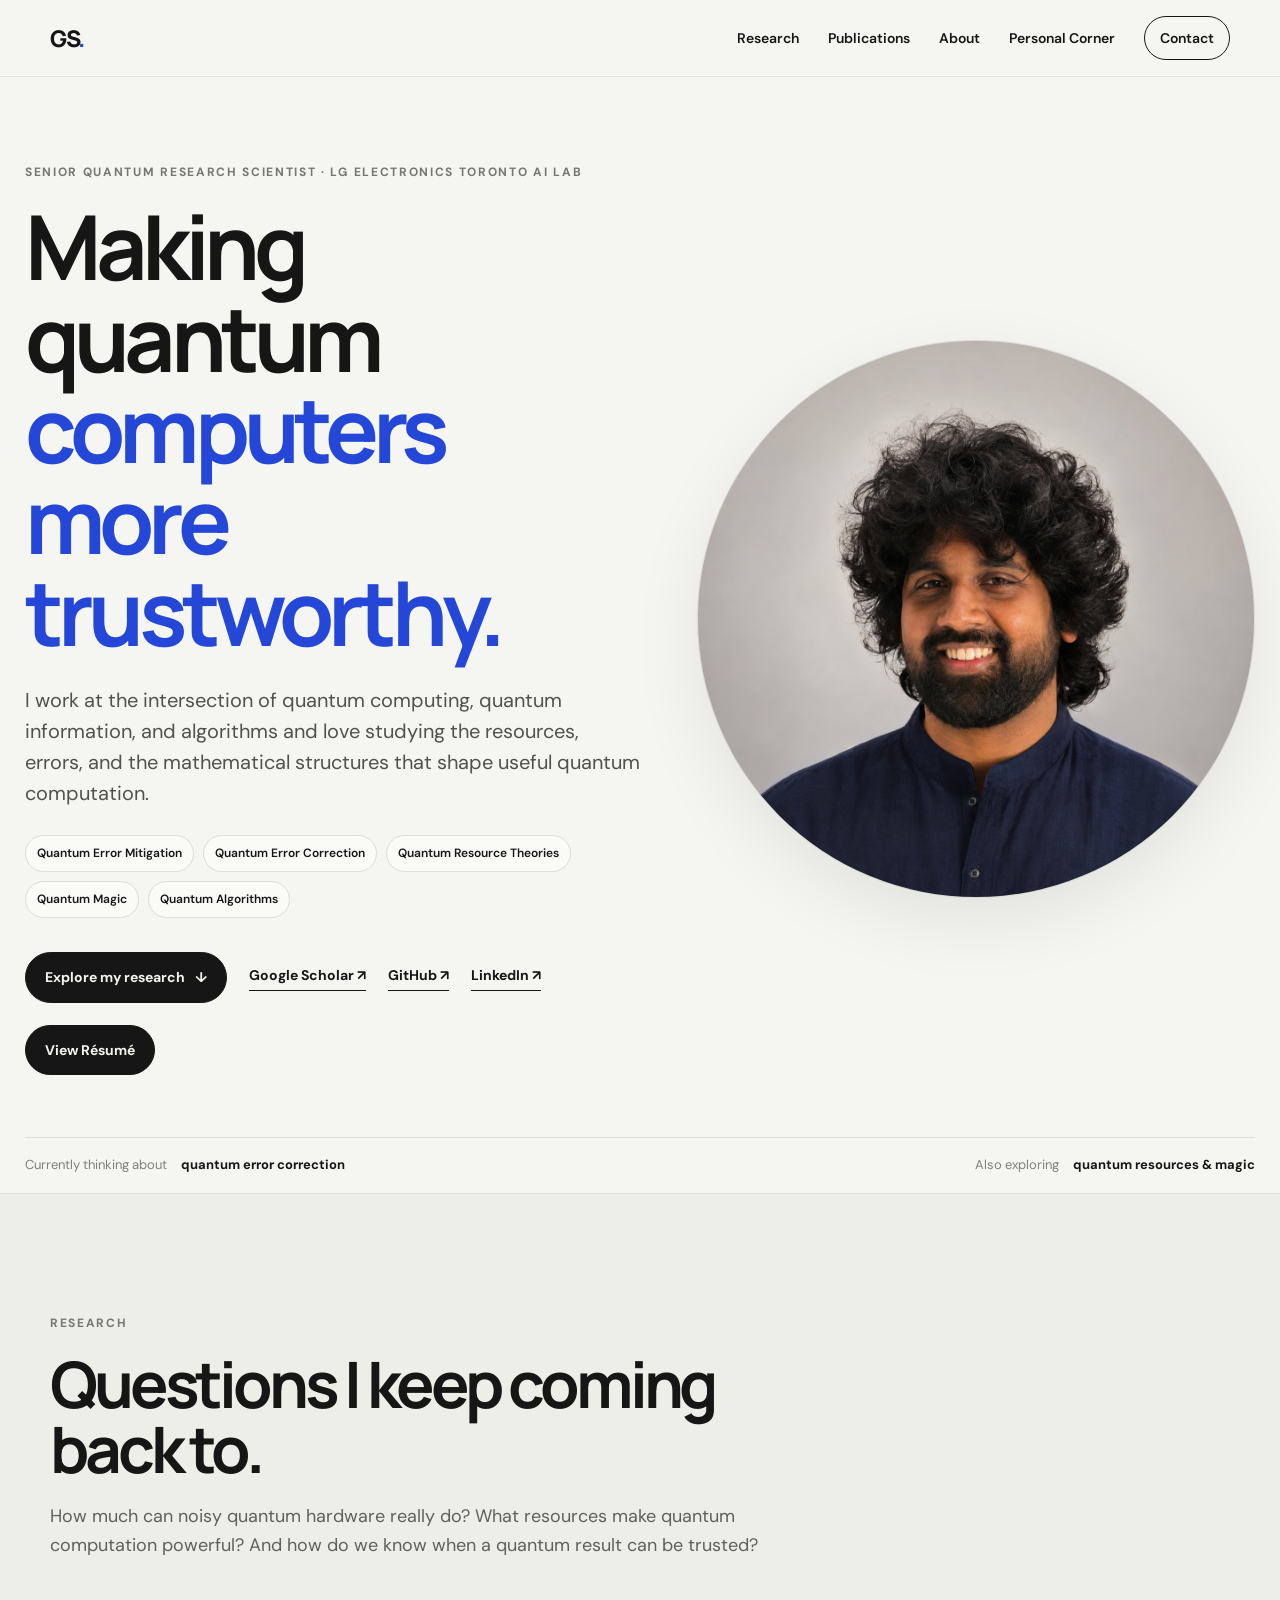
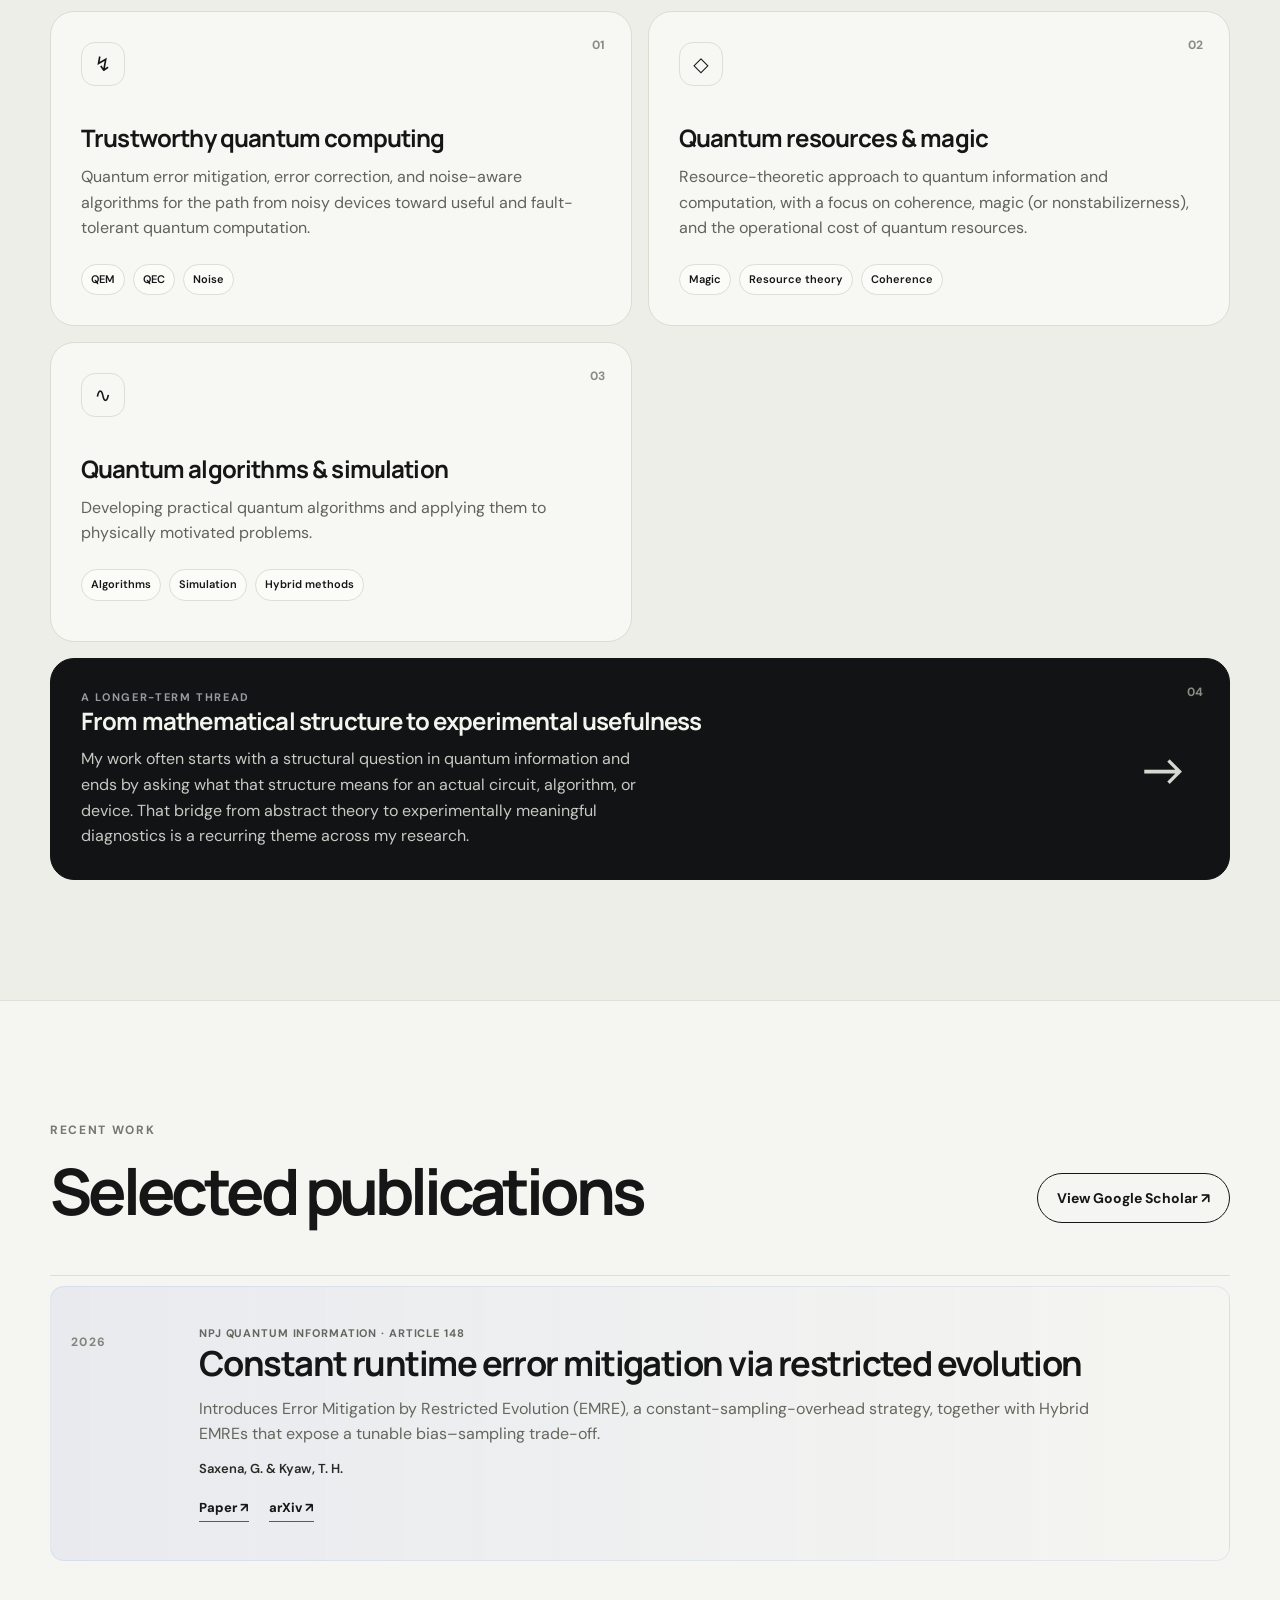
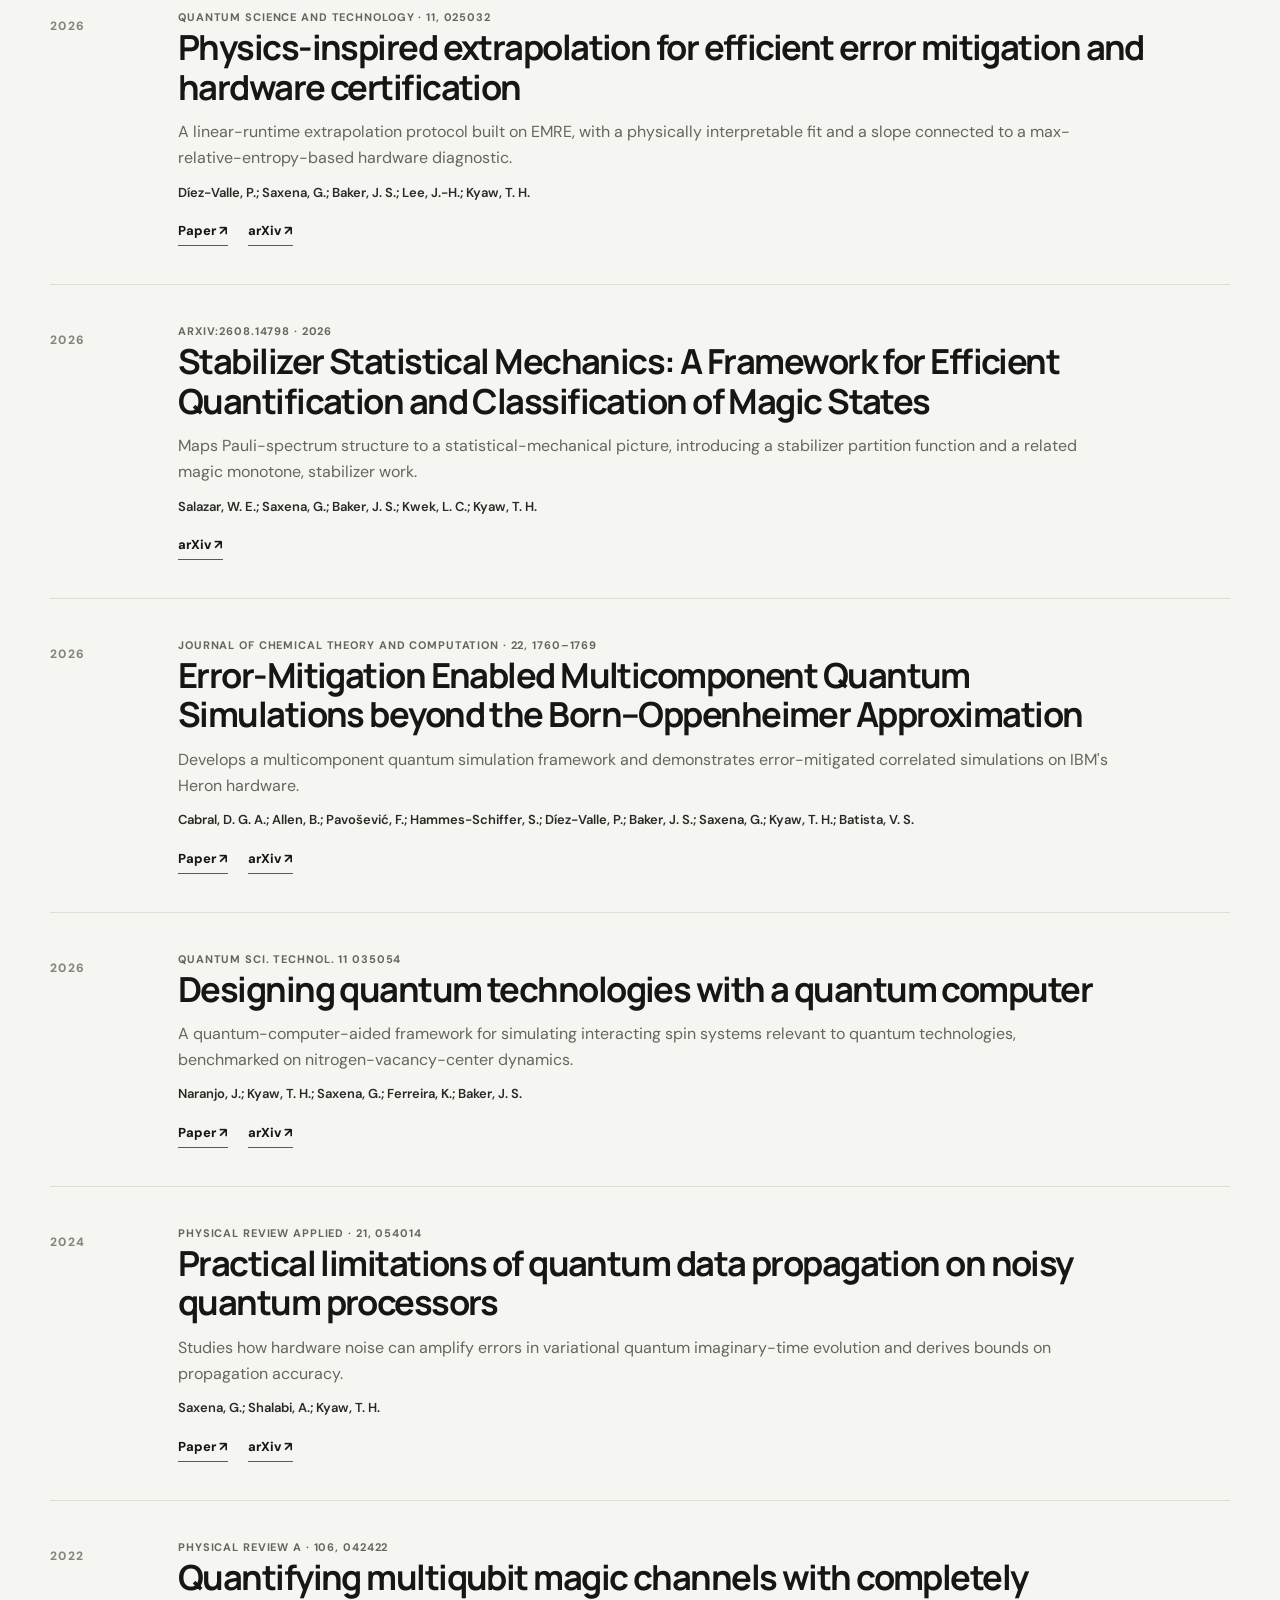
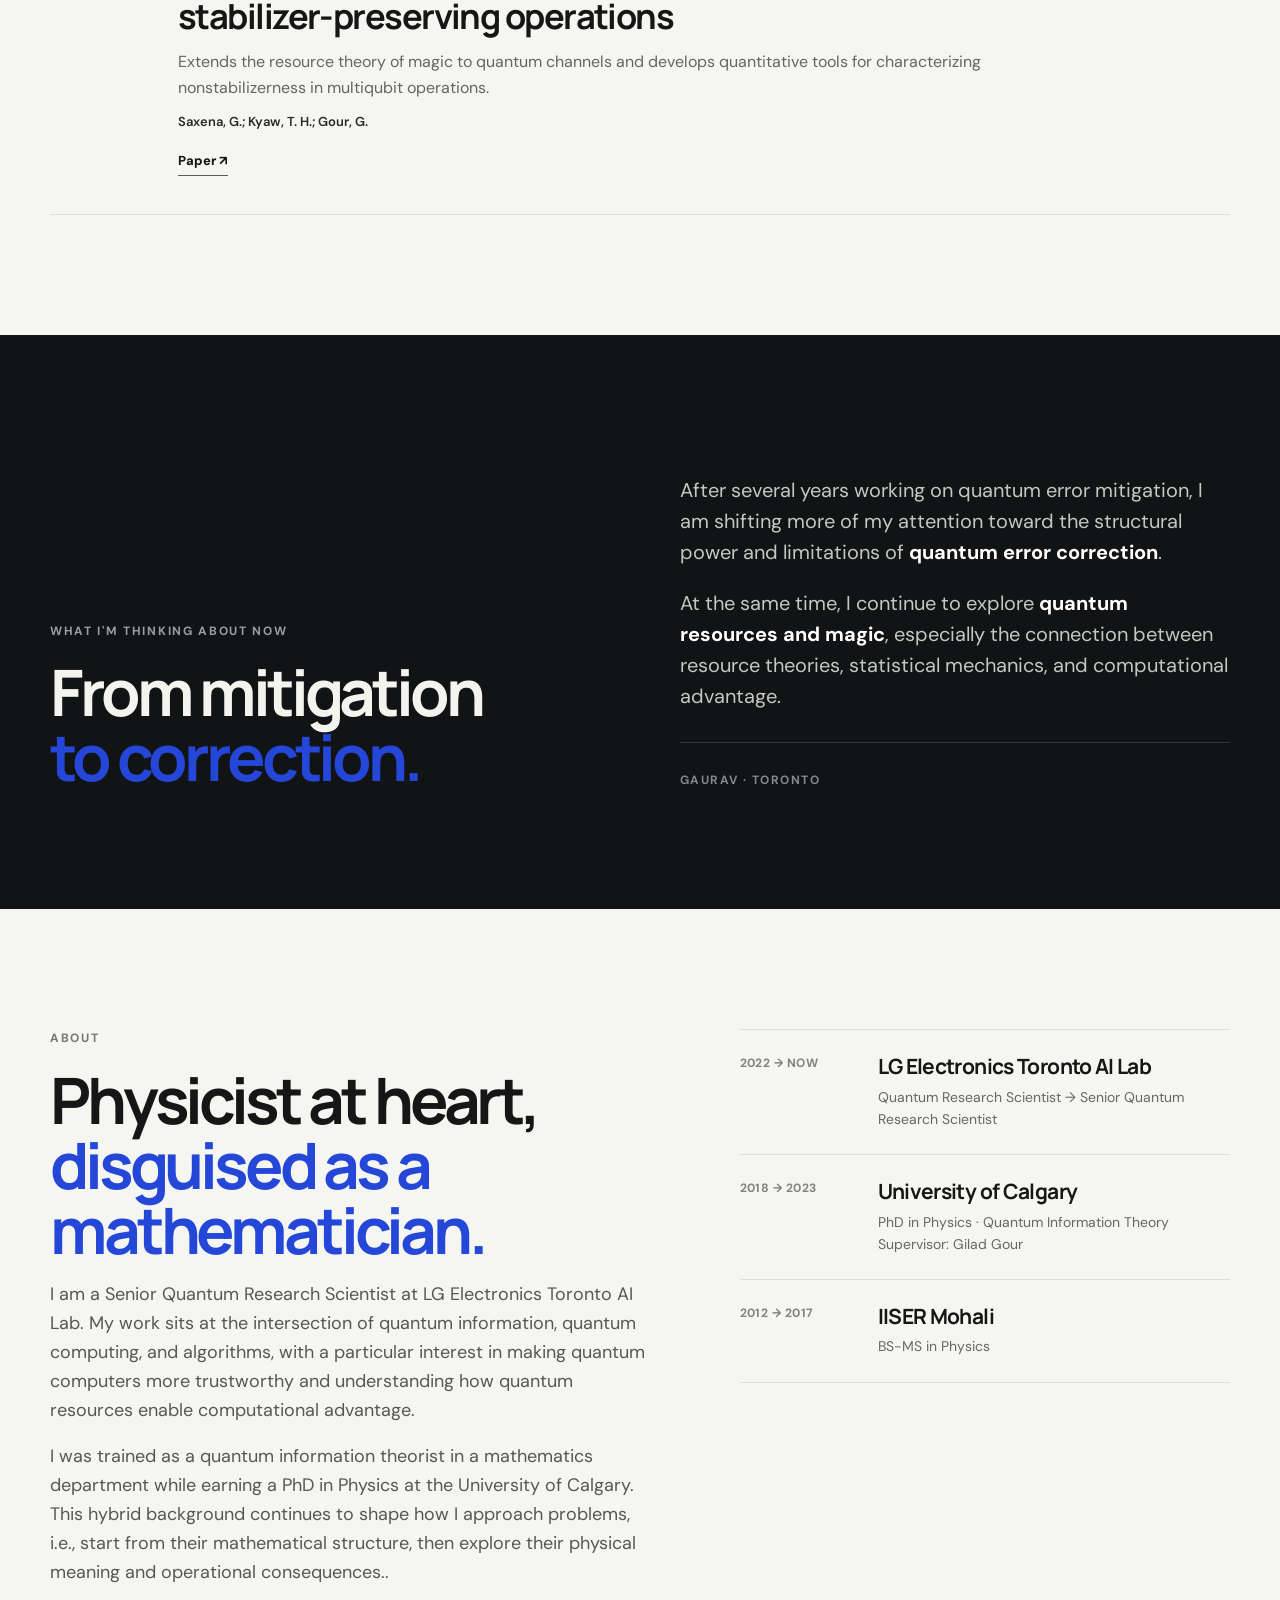
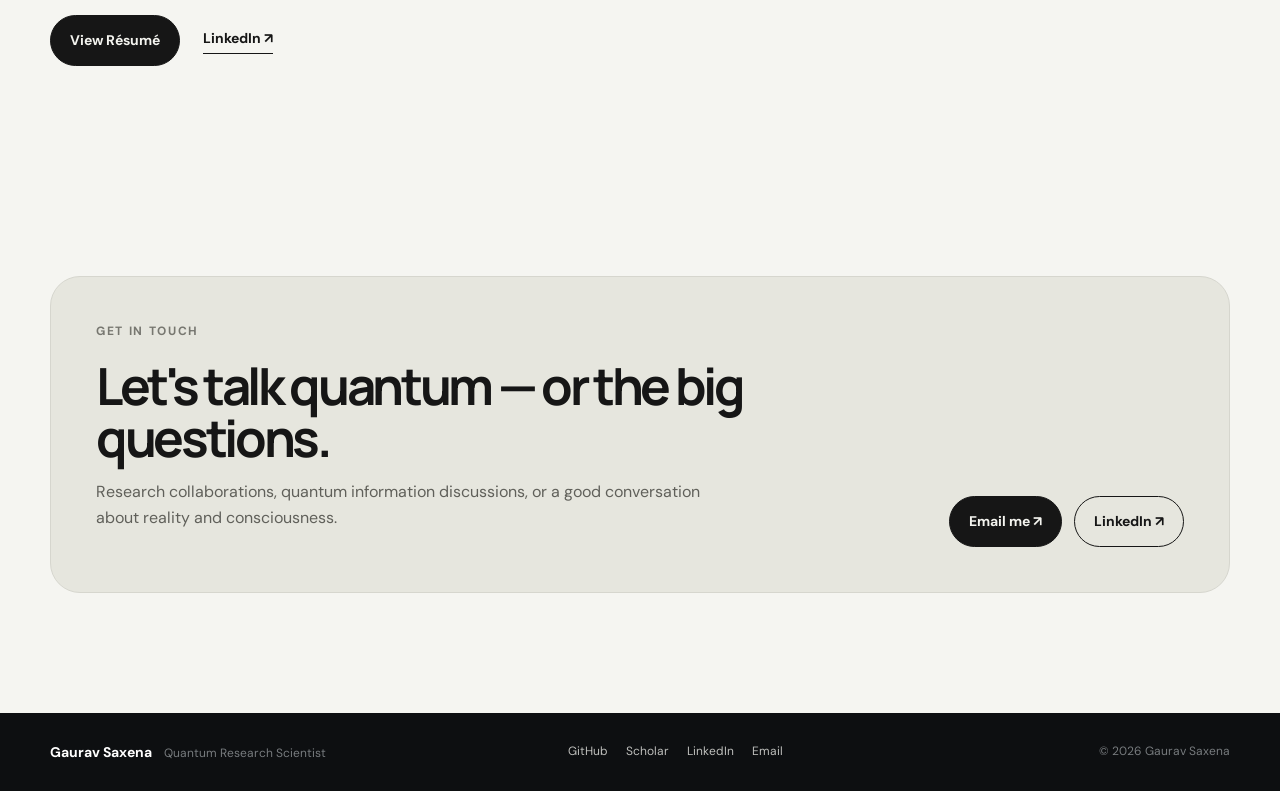
<file: index.html>
<!doctype html>
<html lang="en">
<head>
  <meta charset="utf-8" />
  <meta name="viewport" content="width=device-width, initial-scale=1" />
  <meta name="description" content="Gaurav Saxena — Senior Quantum Research Scientist working on quantum computing, quantum information, quantum error mitigation, quantum error correction, and quantum resources." />
  <meta name="author" content="Gaurav Saxena" />
  <meta property="og:title" content="Gaurav Saxena — Quantum Research Scientist" />
  <meta property="og:description" content="Quantum computing, quantum information, and making quantum computers more trustworthy." />
  <meta property="og:type" content="website" />
  <link rel="canonical" href="https://gaurav-quantum.github.io/" />
  <title>Gaurav Saxena — Quantum Research Scientist</title>
  <link rel="icon" href="assets/favicon.svg" type="image/svg+xml" />
  <link rel="preconnect" href="https://fonts.googleapis.com">
  <link rel="preconnect" href="https://fonts.gstatic.com" crossorigin>
  <link href="https://fonts.googleapis.com/css2?family=DM+Sans:wght@400;500;600;700&family=Manrope:wght@500;600;700;800&display=swap" rel="stylesheet">
  <link rel="stylesheet" href="styles.css" />
</head>
<body>
  <div class="progress" aria-hidden="true"><span></span></div>

  <header class="site-header">
    <div class="container nav-wrap">
      <a class="brand" href="#home" aria-label="Gaurav Saxena home">GS<span>.</span></a>
      <button class="menu-toggle" aria-label="Open navigation" aria-expanded="false">
        <span></span><span></span><span></span>
      </button>
      <nav class="nav" aria-label="Primary navigation">
        <a href="#research">Research</a>
        <a href="#publications">Publications</a>
        <a href="#about">About</a>
        <a href="personal-corner.html">Personal Corner</a>
        <a class="nav-cta" href="mailto:gaurav.phy0403@gmail.com">Contact</a>
      </nav>
    </div>
  </header>

  <main>
    <section class="hero section" id="home">
      <div class="hero-grid">
        <div class="hero-copy reveal">
          <p class="eyebrow">Senior Quantum Research Scientist · LG Electronics Toronto AI Lab</p>
          <h1>Making quantum<br><em>computers more trustworthy.</em></h1>
          <p class="hero-lead">I work at the intersection of quantum computing, quantum information, and algorithms and love studying the resources, errors, and the mathematical structures that shape useful quantum computation.</p>
          <div class="tag-row" aria-label="Research topics">
            <span>Quantum Error Mitigation</span>
            <span>Quantum Error Correction</span>
            <span>Quantum Resource Theories</span>
            <span>Quantum Magic</span>
            <span>Quantum Algorithms</span>
          </div>
          <div class="hero-actions">
            <a class="button button-dark" href="#research">Explore my research <span>↓</span></a>
            <a class="text-link" href="https://scholar.google.com/citations?user=7Rgm9icAAAAJ&hl=en" target="_blank" rel="noreferrer">Google Scholar ↗</a>
            <a class="text-link" href="https://github.com/gaurav-quantum" target="_blank" rel="noreferrer">GitHub ↗</a>
            <a class="text-link" href="https://www.linkedin.com/in/gaurav-iiser" target="_blank" rel="noopener noreferrer"> LinkedIn ↗ </a>
            <a class="button button-dark" href="assets/Gaurav_Saxena_Resume.pdf" target="_blank" rel="noopener noreferrer"> View Résumé</a>
          </div>
        </div>

        <div class="hero-visual hero-portrait reveal delay-1">
          <img
            src="assets/profile.jpg"
            alt="Gaurav Saxena"
            width="1254"
            height="1254"
            fetchpriority="high"
          />
        </div>
        </div>
      </div>
      <div class="hero-footer container">
        <div><span class="muted">Currently thinking about</span><strong>quantum error correction</strong></div>
        <div><span class="muted">Also exploring</span><strong>quantum resources &amp; magic</strong></div>
      </div>
    </section>

    <section class="section section-soft" id="research">
      <div class="container">
        <div class="section-head reveal">
          <p class="eyebrow">Research</p>
          <h2>Questions I keep coming back to.</h2>
          <p class="section-intro">How much can noisy quantum hardware really do? What resources make quantum computation powerful? And how do we know when a quantum result can be trusted?</p>
        </div>

        <div class="research-grid">
          <article class="research-card reveal">
            <div class="card-number">01</div>
            <div class="icon-box">↯</div>
            <h3>Trustworthy quantum computing</h3>
            <p>Quantum error mitigation, error correction, and noise-aware algorithms for the path from noisy devices toward useful and fault-tolerant quantum computation.</p>
            <div class="pill-list"><span>QEM</span><span>QEC</span><span>Noise</span></div>
          </article>
          <article class="research-card reveal delay-1">
            <div class="card-number">02</div>
            <div class="icon-box">◇</div>
            <h3>Quantum resources &amp; magic</h3>
            <p>Resource-theoretic approach to quantum information and computation, with a focus on coherence, magic (or nonstabilizerness), and the operational cost of quantum resources.</p>
            <div class="pill-list"><span>Magic</span><span>Resource theory</span><span>Coherence</span></div>
          </article>
          <article class="research-card reveal delay-2">
            <div class="card-number">03</div>
            <div class="icon-box">∿</div>
            <h3>Quantum algorithms &amp; simulation</h3>
            <p>Developing practical quantum algorithms and applying them to physically motivated problems.</p>
            <div class="pill-list"><span>Algorithms</span><span>Simulation</span><span>Hybrid methods</span></div>
          </article>
          <article class="research-card research-card-wide reveal">
            <div class="card-number">04</div>
            <div>
              <p class="mini-label">A longer-term thread</p>
              <h3>From mathematical structure to experimental usefulness</h3>
              <p class="wide-copy">My work often starts with a structural question in quantum information and ends by asking what that structure means for an actual circuit, algorithm, or device. That bridge from abstract theory to experimentally meaningful diagnostics is a recurring theme across my research.</p>
            </div>
            <div class="research-arrow">→</div>
          </article>
        </div>
      </div>
    </section>

    <section class="section" id="publications">
      <div class="container">
        <div class="section-head publications-head reveal">
          <div>
            <p class="eyebrow">Recent work</p>
            <h2>Selected publications</h2>
          </div>
          <a class="button button-outline" href="https://scholar.google.com/citations?user=7Rgm9icAAAAJ&hl=en" target="_blank" rel="noreferrer">View Google Scholar ↗</a>
        </div>

        <div class="pub-list">
          <article class="pub reveal featured-pub">
            <div class="pub-year">2026</div>
            <div class="pub-main">
              <p class="pub-kicker">npj Quantum Information · Article 148</p>
              <h3>Constant runtime error mitigation via restricted evolution</h3>
              <p>Introduces Error Mitigation by Restricted Evolution (EMRE), a constant-sampling-overhead strategy, together with Hybrid EMREs that expose a tunable bias–sampling trade-off.</p>
              <div class="pub-meta"><span>Saxena, G. &amp; Kyaw, T. H.</span></div>
              <div class="pub-links"><a href="https://doi.org/10.1038/s41534-026-01284-1" target="_blank" rel="noreferrer">Paper ↗</a><a href="https://arxiv.org/abs/2409.06636" target="_blank" rel="noreferrer">arXiv ↗</a></div>
            </div>
          </article>

          <article class="pub reveal">
            <div class="pub-year">2026</div>
            <div class="pub-main">
              <p class="pub-kicker">Quantum Science and Technology · 11, 025032</p>
              <h3>Physics-inspired extrapolation for efficient error mitigation and hardware certification</h3>
              <p>A linear-runtime extrapolation protocol built on EMRE, with a physically interpretable fit and a slope connected to a max-relative-entropy-based hardware diagnostic.</p>
              <div class="pub-meta"><span>Díez-Valle, P.; Saxena, G.; Baker, J. S.; Lee, J.-H.; Kyaw, T. H.</span></div>
              <div class="pub-links"><a href="https://doi.org/10.1088/2058-9565/ae5555" target="_blank" rel="noreferrer">Paper ↗</a><a href="https://arxiv.org/abs/2505.07977" target="_blank" rel="noreferrer">arXiv ↗</a></div>
            </div>
          </article>

          <article class="pub reveal">
            <div class="pub-year">2026</div>
            <div class="pub-main">
              <p class="pub-kicker">arXiv:2608.14798 · 2026</p>
              <h3>Stabilizer Statistical Mechanics: A Framework for Efficient Quantification and Classification of Magic States</h3>
              <p>Maps Pauli-spectrum structure to a statistical-mechanical picture, introducing a stabilizer partition function and a related magic monotone, stabilizer work.</p>
              <div class="pub-meta"><span>Salazar, W. E.; Saxena, G.; Baker, J. S.; Kwek, L. C.; Kyaw, T. H.</span></div>
              <div class="pub-links"><a href="https://arxiv.org/abs/2608.14798" target="_blank" rel="noreferrer">arXiv ↗</a></div>
            </div>
          </article>

          <article class="pub reveal">
            <div class="pub-year">2026</div>
            <div class="pub-main">
              <p class="pub-kicker">Journal of Chemical Theory and Computation · 22, 1760–1769</p>
              <h3>Error-Mitigation Enabled Multicomponent Quantum Simulations beyond the Born–Oppenheimer Approximation</h3>
              <p>Develops a multicomponent quantum simulation framework and demonstrates error-mitigated correlated simulations on IBM's Heron hardware.</p>
              <div class="pub-meta"><span>Cabral, D. G. A.; Allen, B.; Pavošević, F.; Hammes-Schiffer, S.; Díez-Valle, P.; Baker, J. S.; Saxena, G.; Kyaw, T. H.; Batista, V. S.</span></div>
              <div class="pub-links"><a href="https://doi.org/10.1021/acs.jctc.5c01911" target="_blank" rel="noreferrer">Paper ↗</a><a href="https://arxiv.org/abs/2511.11941" target="_blank" rel="noreferrer">arXiv ↗</a></div>
            </div>
          </article>

          <article class="pub reveal">
            <div class="pub-year">2026</div>
            <div class="pub-main">
              <p class="pub-kicker">Quantum Sci. Technol. 11 035054</p>
              <h3>Designing quantum technologies with a quantum computer</h3>
              <p>A quantum-computer-aided framework for simulating interacting spin systems relevant to quantum technologies, benchmarked on nitrogen-vacancy-center dynamics.</p>
              <div class="pub-meta"><span>Naranjo, J.; Kyaw, T. H.; Saxena, G.; Ferreira, K.; Baker, J. S.</span></div>
              <div class="pub-links"><a href="https://iopscience.iop.org/article/10.1088/2058-9565/ae89de" target="_blank" rel="noreferrer">Paper ↗</a><a href="https://arxiv.org/abs/2601.22091" target="_blank" rel="noreferrer">arXiv ↗</a></div>
            </div>
          </article>

          <article class="pub reveal">
            <div class="pub-year">2024</div>
            <div class="pub-main">
              <p class="pub-kicker">Physical Review Applied · 21, 054014</p>
              <h3>Practical limitations of quantum data propagation on noisy quantum processors</h3>
              <p>Studies how hardware noise can amplify errors in variational quantum imaginary-time evolution and derives bounds on propagation accuracy.</p>
              <div class="pub-meta"><span>Saxena, G.; Shalabi, A.; Kyaw, T. H.</span></div>
              <div class="pub-links"><a href="https://doi.org/10.1103/PhysRevApplied.21.054014" target="_blank" rel="noreferrer">Paper ↗</a><a href="https://arxiv.org/abs/2306.13046" target="_blank" rel="noreferrer">arXiv ↗</a></div>
            </div>
          </article>

          <article class="pub reveal">
            <div class="pub-year">2022</div>
            <div class="pub-main">
              <p class="pub-kicker">Physical Review A · 106, 042422</p>
              <h3>Quantifying multiqubit magic channels with completely stabilizer-preserving operations</h3>
              <p>Extends the resource theory of magic to quantum channels and develops quantitative tools for characterizing nonstabilizerness in multiqubit operations.</p>
              <div class="pub-meta"><span>Saxena, G.; Kyaw, T. H.; Gour, G.</span></div>
              <div class="pub-links"><a href="https://journals.aps.org/pra/abstract/10.1103/PhysRevA.106.042422" target="_blank" rel="noreferrer">Paper ↗</a></div>
            </div>
          </article>
        </div>
      </div>
    </section>

    <section class="section section-ink" id="now">
      <div class="container now-grid">
        <div class="reveal">
          <p class="eyebrow eyebrow-light">What I'm thinking about now</p>
          <h2>From mitigation<br><em>to correction.</em></h2>
        </div>
        <div class="now-copy reveal delay-1">
          <p>After several years working on quantum error mitigation, I am shifting more of my attention toward the structural power and limitations of <strong>quantum error correction</strong>.</p>
          <p>At the same time, I continue to explore <strong>quantum resources and magic</strong>, especially the connection between resource theories, statistical mechanics, and computational advantage.</p>
          <div class="now-signature">Gaurav · Toronto</div>
        </div>
      </div>
    </section>

    <section class="section" id="about">
      <div class="container about-grid">
        <div class="about-copy reveal">
          <p class="eyebrow">About</p>
          <h2>Physicist at heart,<br><em>disguised as a mathematician.</em></h2>
          <p>I am a Senior Quantum Research Scientist at LG Electronics Toronto AI Lab. My work sits at the intersection of quantum information, quantum computing, and algorithms, with a particular interest in making quantum computers more trustworthy and understanding how quantum resources enable computational advantage.</p>
          <p>I was trained as a quantum information theorist in a mathematics department while earning a PhD in Physics at the University of Calgary. This hybrid background continues to shape how I approach problems, i.e., start from their mathematical structure, then explore their physical meaning and operational consequences..</p>
          <div class="about-links">
            <a class="button button-dark"
               href="assets/Gaurav_Saxena_Resume.pdf"
               target="_blank"
               rel="noopener noreferrer">
              View Résumé
            </a>
            <a class="text-link"
               href="https://www.linkedin.com/in/gaurav-iiser"
               target="_blank"
               rel="noopener noreferrer">
              LinkedIn ↗
            </a>
          </div>
        </div>
        <div class="timeline reveal delay-1">
          <div class="timeline-item">
            <span class="timeline-date">2022 → now</span>
            <div><h3>LG Electronics Toronto AI Lab</h3><p>Quantum Research Scientist → Senior Quantum Research Scientist</p></div>
          </div>
          <div class="timeline-item">
            <span class="timeline-date">2018 → 2023</span>
            <div><h3>University of Calgary</h3><p>PhD in Physics · Quantum Information Theory<br>Supervisor: Gilad Gour</p></div>
          </div>
          <div class="timeline-item">
            <span class="timeline-date">2012 → 2017</span>
            <div><h3>IISER Mohali</h3><p>BS-MS in Physics</p></div>
          </div>
        </div>
      </div>
    </section>

    <section class="section section-contact" id="contact">
      <div class="container contact-card reveal">
        <div>
          <p class="eyebrow">Get in touch</p>
          <h2>Let's talk quantum — or the big questions.</h2>
          <p>Research collaborations, quantum information discussions, or a good conversation about reality and consciousness.</p>
        </div>
        <div class="contact-actions">
          <a class="button button-dark" href="mailto:gaurav.phy0403@gmail.com">Email me ↗</a>
          <a class="button button-outline" href="https://www.linkedin.com/in/gaurav-iiser" target="_blank" rel="noreferrer">LinkedIn ↗</a>
        </div>
      </div>
    </section>
  </main>

  <footer class="footer">
    <div class="container footer-inner">
      <div><strong>Gaurav Saxena</strong><span>Quantum Research Scientist</span></div>
      <div class="footer-links"><a href="https://github.com/gaurav-quantum" target="_blank" rel="noreferrer">GitHub</a><a href="https://scholar.google.com/citations?user=7Rgm9icAAAAJ&hl=en" target="_blank" rel="noreferrer">Scholar</a><a href="https://www.linkedin.com/in/gaurav-iiser" target="_blank" rel="noreferrer">LinkedIn</a><a href="mailto:gaurav.phy0403@gmail.com">Email</a></div>
      <div class="footer-note">© <span id="year"></span> Gaurav Saxena</div>
    </div>
  </footer>

  <script src="script.js"></script>
</body>
</html>
</file>
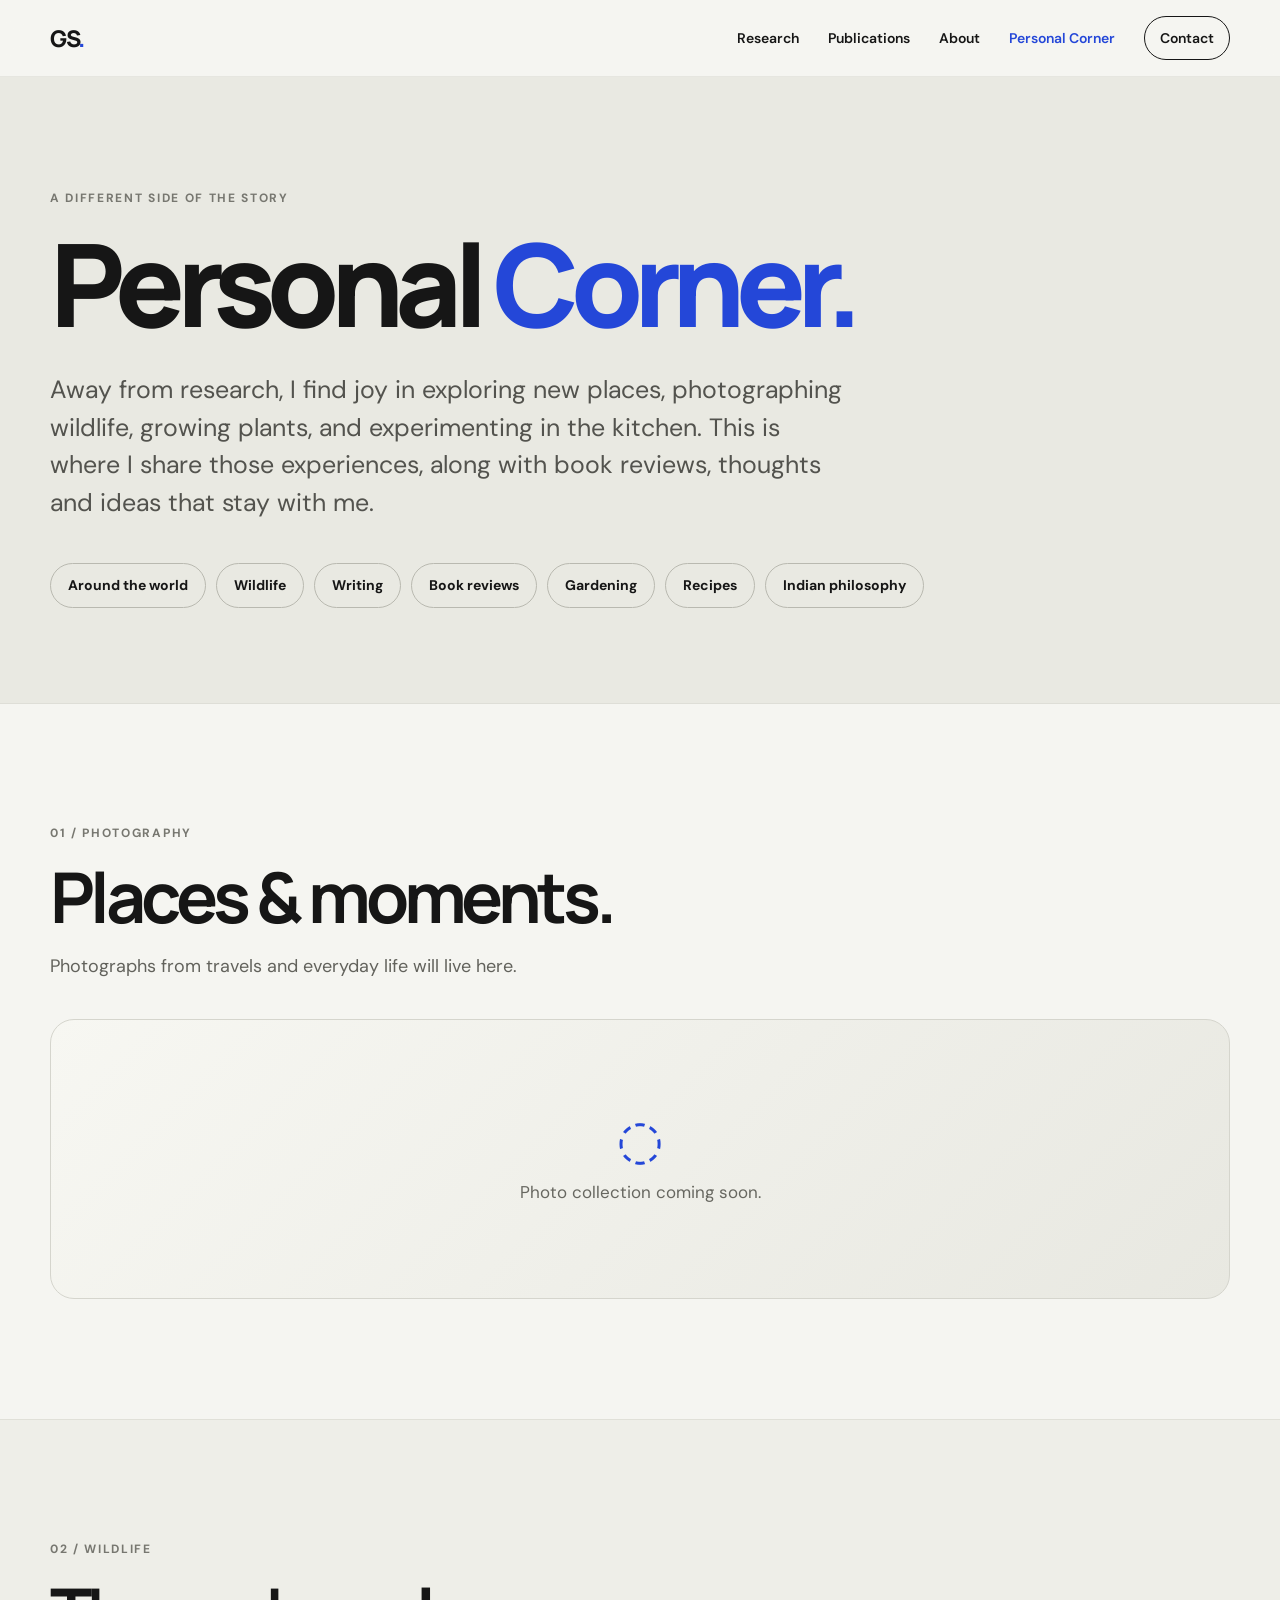
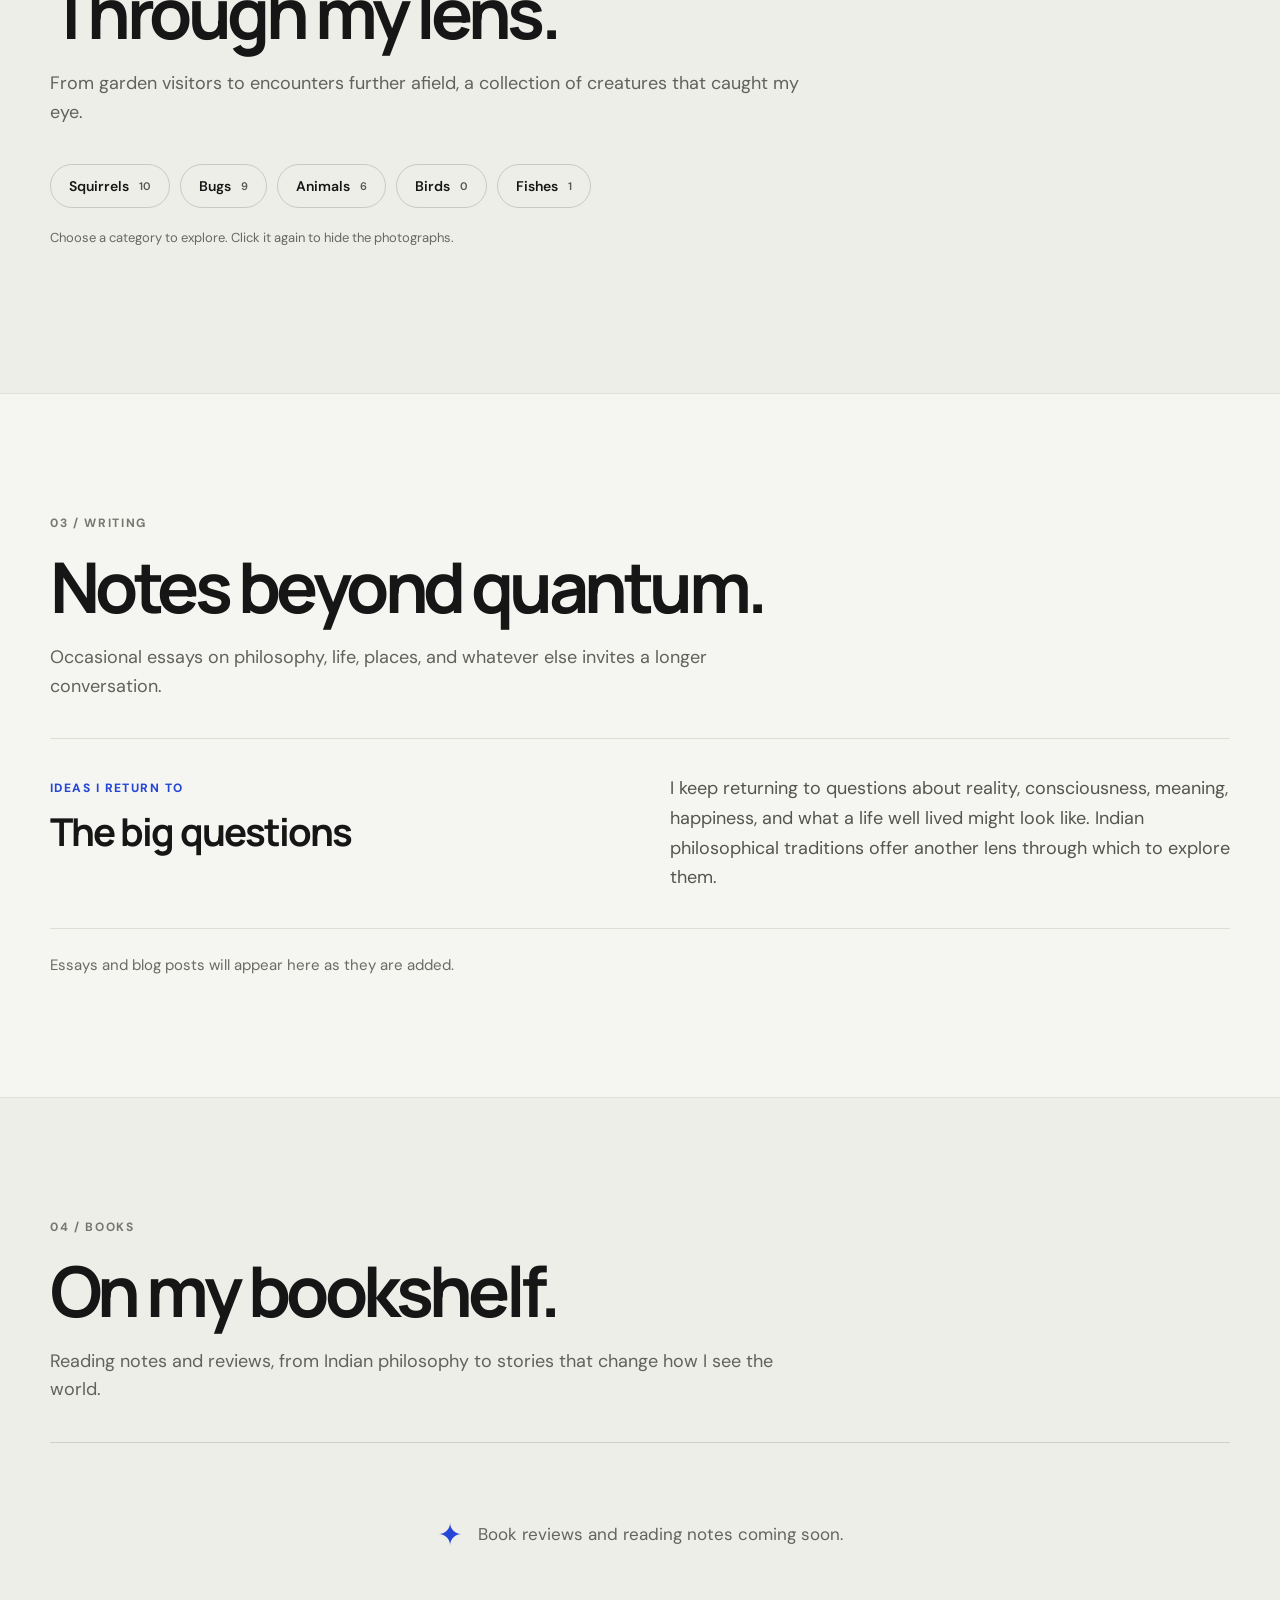
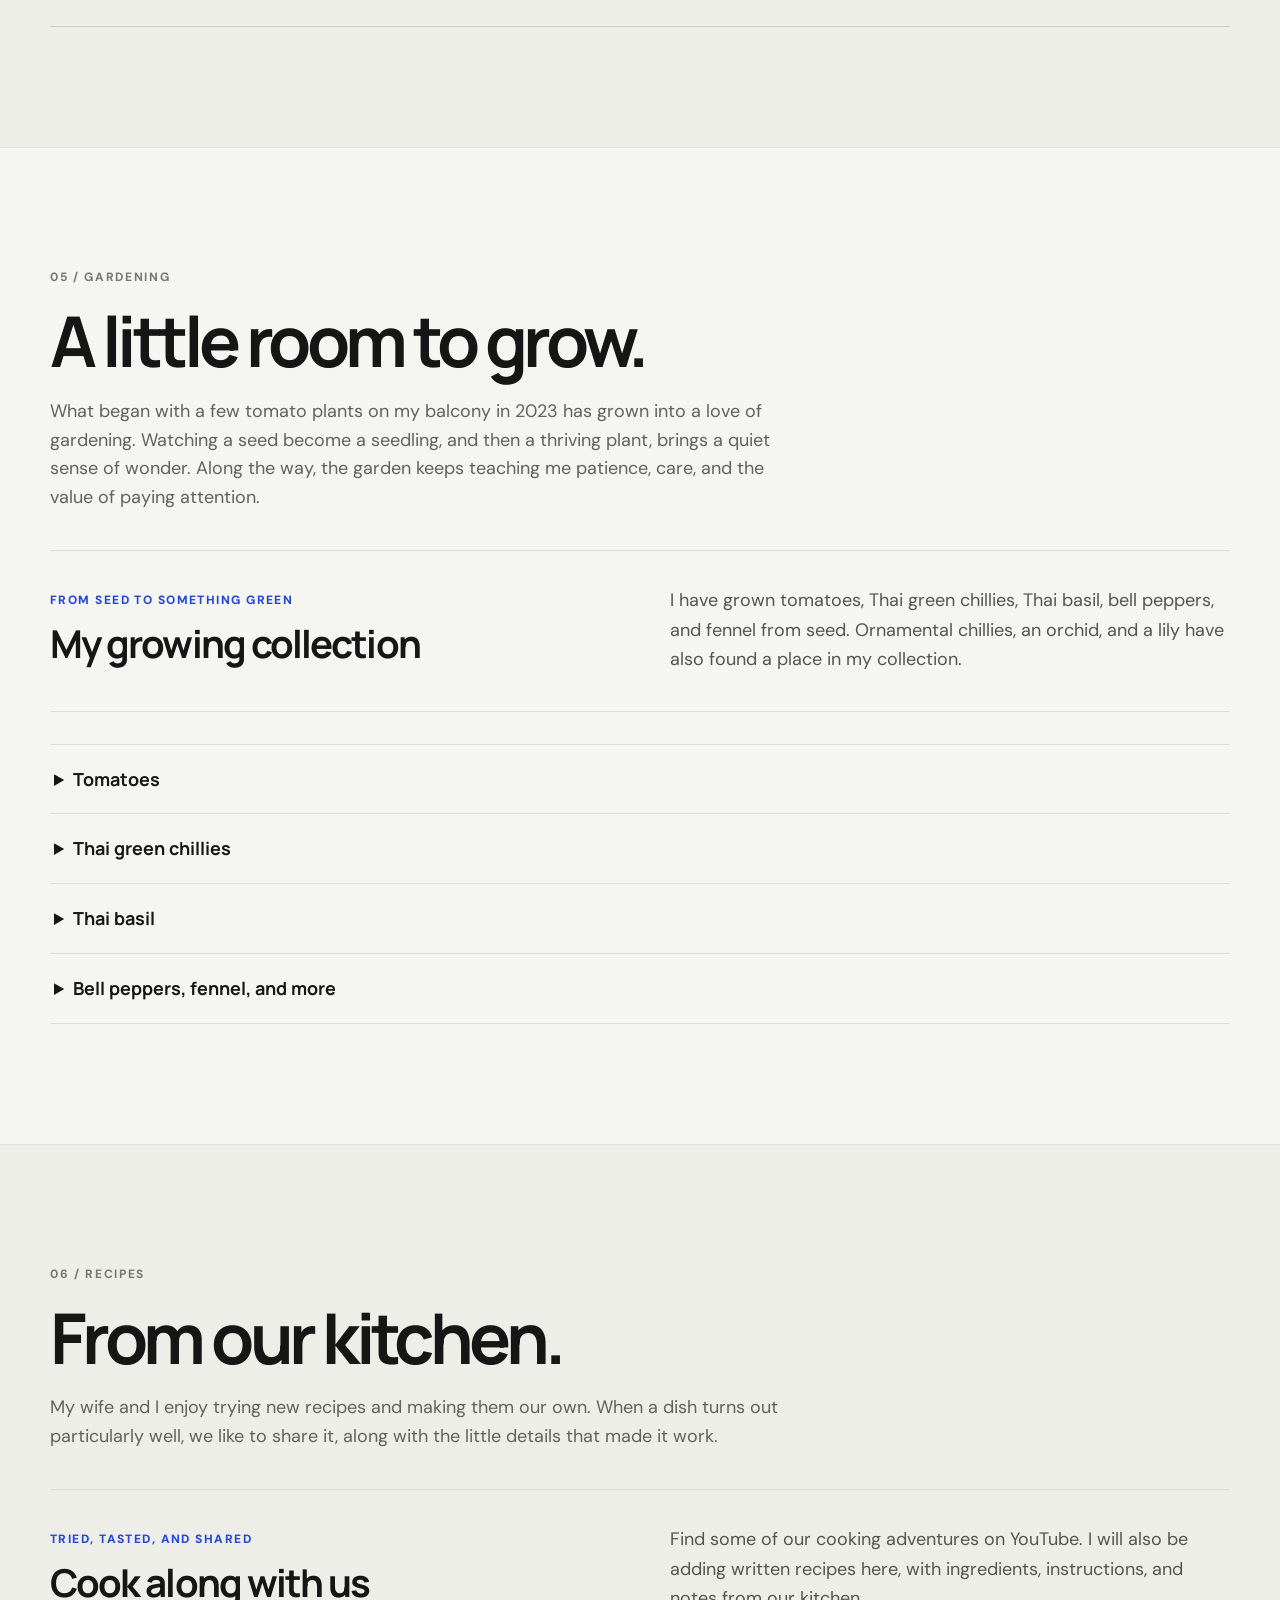
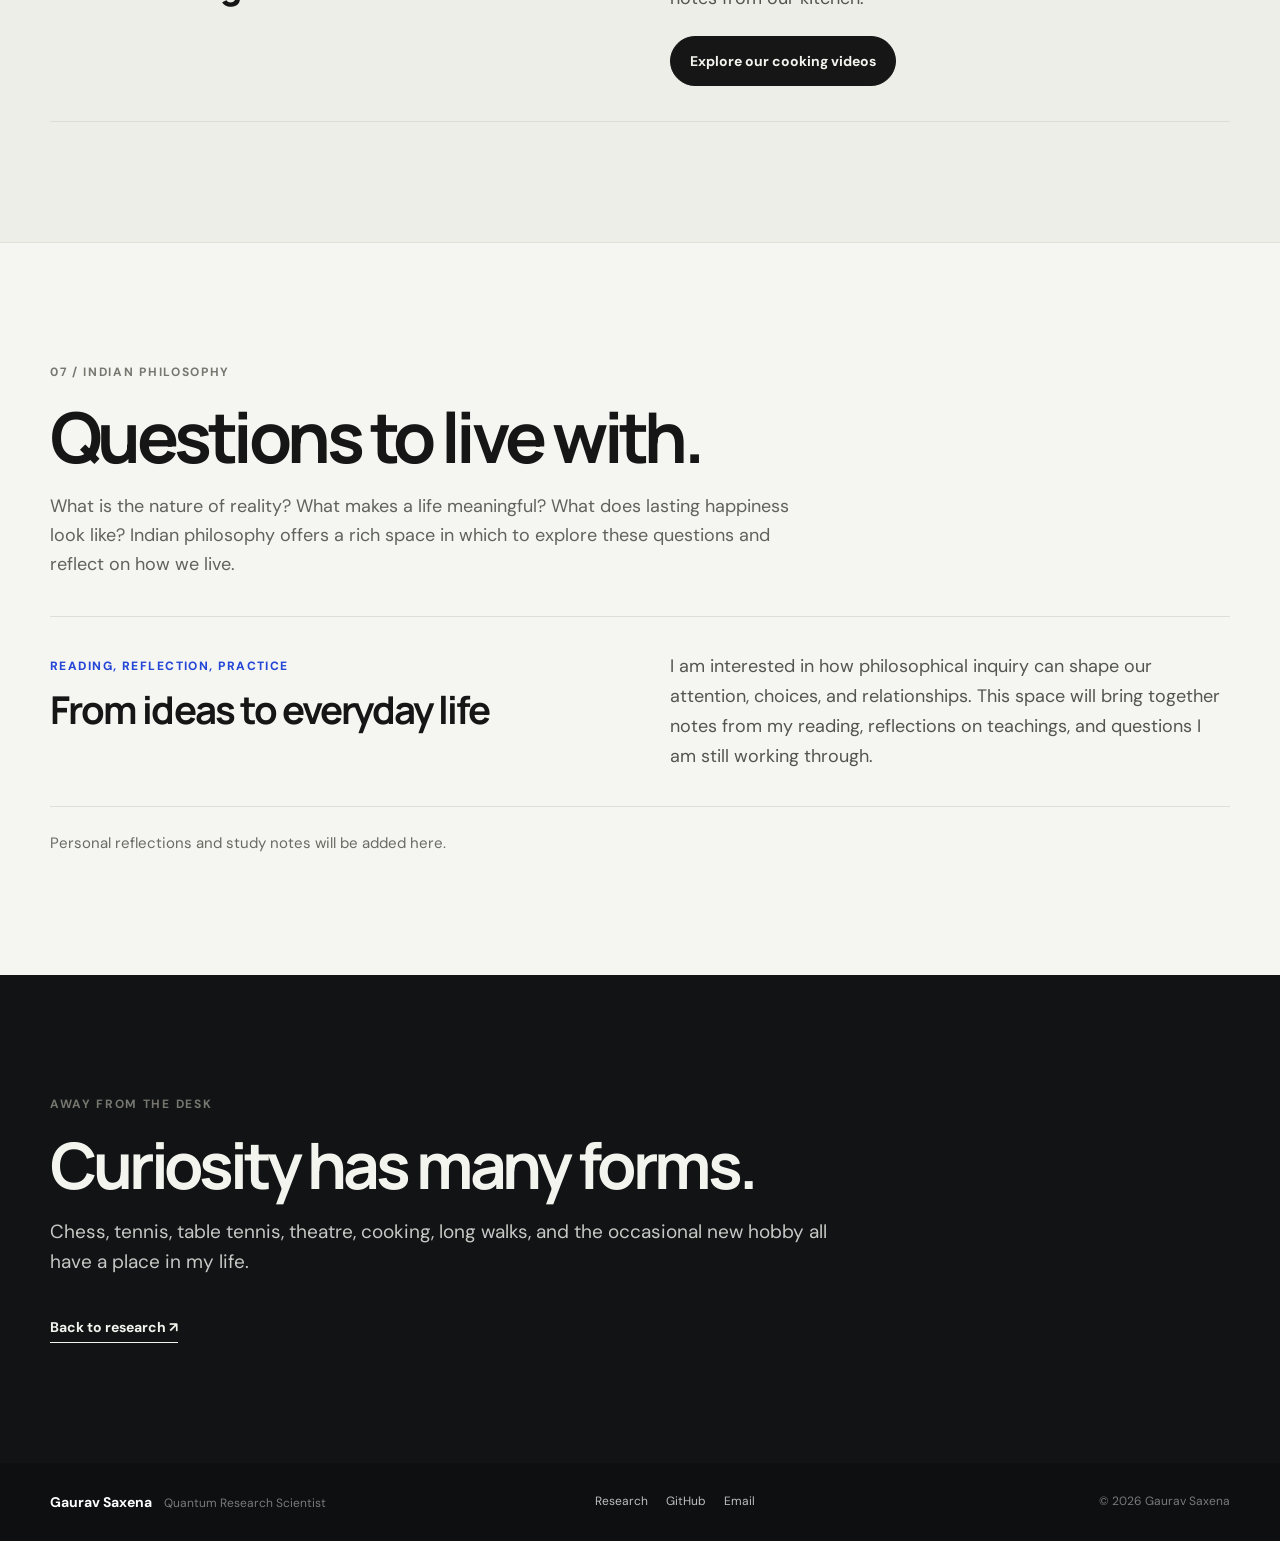
<file: personal-corner.html>
<!doctype html>
<html lang="en">
<head>
  <meta charset="utf-8" />
  <meta name="viewport" content="width=device-width, initial-scale=1" />
  <meta name="description" content="The personal corner of Gaurav Saxena: photography, wildlife, writing, books, and ideas beyond quantum research." />
  <meta name="author" content="Gaurav Saxena" />
  <meta property="og:title" content="Personal Corner — Gaurav Saxena" />
  <meta property="og:description" content="Photography, wildlife, writing, books, and ideas beyond quantum research." />
  <meta property="og:type" content="website" />
  <link rel="canonical" href="https://gaurav-quantum.github.io/personal-corner.html" />
  <title>Personal Corner — Gaurav Saxena</title>
  <link rel="icon" href="assets/favicon.svg" type="image/svg+xml" />
  <link rel="preconnect" href="https://fonts.googleapis.com">
  <link rel="preconnect" href="https://fonts.gstatic.com" crossorigin>
  <link href="https://fonts.googleapis.com/css2?family=DM+Sans:wght@400;500;600;700&family=Manrope:wght@500;600;700;800&display=swap" rel="stylesheet">
  <link rel="stylesheet" href="styles.css" />
  <link rel="stylesheet" href="wildlife-gallery.css" />
</head>
<body class="personal-page">
  <div class="progress" aria-hidden="true"><span></span></div>
  <header class="site-header">
    <div class="container nav-wrap">
      <a class="brand" href="index.html#home" aria-label="Gaurav Saxena home">GS<span>.</span></a>
      <button class="menu-toggle" aria-label="Open navigation" aria-expanded="false"><span></span><span></span><span></span></button>
      <nav class="nav" aria-label="Primary navigation">
        <a href="index.html#research">Research</a>
        <a href="index.html#publications">Publications</a>
        <a href="index.html#about">About</a>
        <a href="personal-corner.html" aria-current="page">Personal Corner</a>
        <a class="nav-cta" href="mailto:gaurav.phy0403@gmail.com">Contact</a>
      </nav>
    </div>
  </header>
  <main>
    <section class="personal-hero section">
      <div class="container">
        <p class="eyebrow">A different side of the story</p>
        <h1>Personal <em>Corner.</em></h1>
        <p class="personal-lead">
          Away from research, I find joy in exploring new places, photographing wildlife, growing plants, and experimenting in the kitchen. This is where I share those experiences,
          along with book reviews, thoughts and ideas that stay with me.
        </p>
        
        <div class="personal-jump" aria-label="Explore this page">
          <a href="#photography">Around the world</a>
          <a href="#wildlife">Wildlife</a>
          <a href="#writing">Writing</a>
          <a href="#books">Book reviews</a>
          <a href="#gardening">Gardening</a>
          <a href="#recipes">Recipes</a>
          <a href="#philosophy">Indian philosophy</a>
        </div>
      </div>
    </section>

    <section class="section personal-section" id="photography">
      <div class="container">
        <div class="personal-heading"><p class="eyebrow">01 / Photography</p><h2>Places & moments.</h2><p>Photographs from travels and everyday life will live here.</p></div>
        <div class="gallery-empty"><span class="gallery-mark" aria-hidden="true">◌</span><p>Photo collection coming soon.</p></div>
      </div>
    </section>

    <section class="section section-soft personal-section" id="wildlife">
      <div class="container">
        <div class="personal-heading"><p class="eyebrow">02 / Wildlife</p><h2>Through my lens.</h2><p>From garden visitors to encounters further afield, a collection of creatures that caught my eye.</p></div>
        <div class="wildlife-filters" role="group" aria-label="Filter wildlife photographs" hidden></div>
        <p class="wildlife-status" role="status" aria-live="polite"></p>
        <div class="wildlife-grid" id="wildlife-gallery" aria-label="Wildlife photographs"></div>
        <div class="wildlife-empty" hidden><span aria-hidden="true">↗</span><h3>Watching the skies.</h3><p>Bird photographs will find a home here soon.</p></div>
        <noscript><p>Please enable JavaScript to browse the wildlife collection.</p></noscript>
        <dialog class="wildlife-dialog" aria-labelledby="wildlife-view-title">
          <button class="wildlife-close" type="button" autofocus>Close <span aria-hidden="true">×</span></button>
          <img class="wildlife-full" alt="" />
          <div class="wildlife-view-info"><h3 id="wildlife-view-title"></h3><p class="wildlife-view-caption" hidden></p></div>
        </dialog>
      </div>
    </section>

    <section class="section personal-section" id="writing">
      <div class="container">
        <div class="personal-heading"><p class="eyebrow">03 / Writing</p><h2>Notes beyond quantum.</h2><p>Occasional essays on philosophy, life, places, and whatever else invites a longer conversation.</p></div>
        <div class="personal-feature">
          <div><span class="feature-label">Ideas I return to</span><h3>The big questions</h3></div>
          <p>I keep returning to questions about reality, consciousness, meaning, happiness, and what a life well lived might look like. Indian philosophical traditions offer another lens through which to explore them.</p>
        </div>
        <p class="collection-note">Essays and blog posts will appear here as they are added.</p>
      </div>
    </section>

    <section class="section section-soft personal-section" id="books">
      <div class="container">
        <div class="personal-heading"><p class="eyebrow">04 / Books</p><h2>On my bookshelf.</h2><p>Reading notes and reviews, from Indian philosophy to stories that change how I see the world.</p></div>
        <div class="reading-empty"><span aria-hidden="true">✦</span><p>Book reviews and reading notes coming soon.</p></div>
      </div>
    </section>

    <section class="section personal-section" id="gardening">
      <div class="container">
        <div class="personal-heading">
          <p class="eyebrow">05 / Gardening</p>
          <h2>A little room to grow.</h2>
          <p>
            What began with a few tomato plants on my balcony in 2023
            has grown into a love of gardening. Watching a seed become
            a seedling, and then a thriving plant, brings a quiet sense
            of wonder. Along the way, the garden keeps teaching me
            patience, care, and the value of paying attention.
          </p>
        </div>
    
        <div class="personal-feature">
          <div>
            <span class="feature-label">From seed to something green</span>
            <h3>My growing collection</h3>
          </div>
          <div>
            <p>
              I have grown tomatoes, Thai green chillies, Thai basil,
              bell peppers, and fennel from seed. Ornamental chillies,
              an orchid, and a lily have also found a place in my collection.
            </p>
          </div>
        </div>
    
        <div class="garden-notes" aria-label="Notes from my garden">
          <details>
            <summary>Tomatoes</summary>
            <div class="garden-note">
              <p>
                Tomatoes were where it all began. Raising them from seed
                and watching the first flowers turn into fruit made
                gardening feel especially rewarding.
              </p>
              <p>
                My main lessons: pay attention to soil moisture, give
                the plants a sunny spot, and provide support before
                fruit-laden stems become too heavy.
              </p>
            </div>
          </details>
    
          <details>
            <summary>Thai green chillies</summary>
            <div class="garden-note">
              <p>
                These taught me to be patient with germination and to
                pay closer attention to warmth and moisture. The wait
                makes those first seedlings all the more satisfying.
              </p>
            </div>
          </details>
    
          <details>
            <summary>Thai basil</summary>
            <div class="garden-note">
              <p>
                A favourite connection between my garden and kitchen.
                I have enjoyed growing Thai basil from seed and learning
                how light, watering, and pruning shape its growth.
              </p>
            </div>
          </details>
    
          <details>
            <summary>Bell peppers, fennel, and more</summary>
            <div class="garden-note">
              <p>
                More notes and photographs from my growing collection
                will appear here as I document what works, what
                surprises me, and what I would try differently.
              </p>
            </div>
          </details>
        </div>
      </div>
    </section>
    
    <section class="section section-soft personal-section" id="recipes">
      <div class="container">
        <div class="personal-heading">
          <p class="eyebrow">06 / Recipes</p>
          <h2>From our kitchen.</h2>
          <p>
            My wife and I enjoy trying new recipes and making them our
            own. When a dish turns out particularly well, we like to
            share it, along with the little details that made it work.
          </p>
        </div>
    
        <div class="personal-feature">
          <div>
            <span class="feature-label">Tried, tasted, and shared</span>
            <h3>Cook along with us</h3>
          </div>
          <div>
            <p>
              Find some of our cooking adventures on YouTube.
              I will also be adding written recipes here, with
              ingredients, instructions, and notes from our kitchen.
            </p>
            <a
              class="button button-dark hobby-link"
              href="https://www.youtube.com/@gauravsaxena0403/playlists"
              target="_blank"
              rel="noopener noreferrer"
            >
              Explore our cooking videos
            </a>
          </div>
        </div>
      </div>
    </section>
    
    <section class="section personal-section" id="philosophy">
      <div class="container">
        <div class="personal-heading">
          <p class="eyebrow">07 / Indian philosophy</p>
          <h2>Questions to live with.</h2>
          <p>
            What is the nature of reality? What makes a life meaningful?
            What does lasting happiness look like? Indian philosophy
            offers a rich space in which to explore these questions
            and reflect on how we live.
          </p>
        </div>
    
        <div class="personal-feature">
          <div>
            <span class="feature-label">Reading, reflection, practice</span>
            <h3>From ideas to everyday life</h3>
          </div>
          <p>
            I am interested in how philosophical inquiry can shape
            our attention, choices, and relationships. This space
            will bring together notes from my reading, reflections
            on teachings, and questions I am still working through.
          </p>
        </div>
    
        <p class="collection-note">
          Personal reflections and study notes will be added here.
        </p>
      </div>
    </section>
    
    <section class="section personal-outro"><div class="container"><p class="eyebrow">Away from the desk</p><h2>Curiosity has many forms.</h2><p>Chess, tennis, table tennis, theatre, cooking, long walks, and the occasional new hobby all have a place in my life.</p><a class="text-link" href="index.html">Back to research ↗</a></div></section>
  </main>
  <footer class="footer"><div class="container footer-inner"><div><strong>Gaurav Saxena</strong><span>Quantum Research Scientist</span></div><div class="footer-links"><a href="index.html">Research</a><a href="https://github.com/gaurav-quantum" target="_blank" rel="noreferrer">GitHub</a><a href="mailto:gaurav.phy0403@gmail.com">Email</a></div><div class="footer-note">© <span id="year"></span> Gaurav Saxena</div></div></footer>
  <script src="script.js"></script>
  <script src="wildlife-data.js"></script>
  <script src="wildlife-gallery.js"></script>
</body>
</html>
</file>
<file: styles.css>
:root{
  --bg:#f5f5f1;
  --paper:#fbfbf8;
  --ink:#161616;
  --muted:#686863;
  --line:#deded7;
  --soft:#e9e9e1;
  --accent:#2447d8;
  --accent-2:#7a86ff;
  --dark:#111315;
  --dark-2:#1b1e21;
  --white:#f4f4ef;
  --shadow:0 24px 70px rgba(19,22,28,.08);
  --radius:24px;
  --sans:"DM Sans", system-ui, -apple-system, BlinkMacSystemFont, "Segoe UI", sans-serif;
  --display:"Manrope", var(--sans);
}
*{box-sizing:border-box}
html{scroll-behavior:smooth}
body{margin:0;background:var(--bg);color:var(--ink);font-family:var(--sans);line-height:1.6;-webkit-font-smoothing:antialiased}
a{color:inherit;text-decoration:none}
.container{width:min(1180px,calc(100% - 48px));margin:0 auto}
.progress{position:fixed;top:0;left:0;right:0;height:3px;z-index:100;background:transparent}.progress span{display:block;height:100%;width:0;background:var(--accent)}
.site-header{position:sticky;top:0;z-index:80;background:rgba(245,245,241,.9);backdrop-filter:blur(14px);border-bottom:1px solid rgba(222,222,215,.65)}
.nav-wrap{min-height:76px;display:flex;align-items:center;justify-content:space-between;gap:24px}
.brand{font:800 23px/1 var(--display);letter-spacing:-.06em}.brand span{color:var(--accent)}
.nav{display:flex;align-items:center;gap:29px;font-size:14px;font-weight:600}.nav a{transition:opacity .2s ease}.nav a:hover{opacity:.55}.nav-cta{padding:10px 15px;border:1px solid var(--ink);border-radius:999px}.menu-toggle{display:none;background:none;border:0;padding:8px}.menu-toggle span{display:block;width:24px;height:2px;background:var(--ink);margin:5px 0}
.section{padding:120px 0}.hero{padding:86px 0 0;min-height:calc(100vh - 76px);display:flex;flex-direction:column;justify-content:space-between}.hero-grid{width:min(1230px,calc(100% - 48px));margin:0 auto;display:grid;grid-template-columns:1.05fr .95fr;gap:56px;align-items:center}.eyebrow{margin:0 0 18px;text-transform:uppercase;letter-spacing:.14em;font-size:12px;font-weight:700;color:#777770}.hero h1,.section h2{font-family:var(--display);letter-spacing:-.065em;line-height:1.02;margin:0}.hero h1{font-size:clamp(52px,7vw,94px);max-width:780px}.hero h1 em,.section h2 em{font-style:normal;color:var(--accent)}.hero-lead{max-width:690px;font-size:20px;line-height:1.55;color:#51514d;margin:28px 0 26px}.tag-row{display:flex;flex-wrap:wrap;gap:9px}.tag-row span,.pill-list span{display:inline-flex;align-items:center;border:1px solid var(--line);background:rgba(255,255,255,.42);padding:8px 11px;border-radius:999px;font-size:12px;font-weight:600}.hero-actions{display:flex;align-items:center;gap:22px;flex-wrap:wrap;margin-top:34px}.button{display:inline-flex;align-items:center;justify-content:center;gap:10px;border-radius:999px;padding:13px 19px;font-weight:700;font-size:14px;transition:transform .2s ease,background .2s ease,border-color .2s ease}.button:hover{transform:translateY(-2px)}.button-dark{background:var(--ink);color:var(--white);border:1px solid var(--ink)}.button-outline{border:1px solid var(--ink);background:transparent}.text-link{font-size:14px;font-weight:700;border-bottom:1px solid currentColor;padding-bottom:3px}.hero-visual{position:relative;aspect-ratio:1/1;max-width:610px;margin-left:auto;display:grid;place-items:center;overflow:hidden;border:1px solid #d9d9d0;background:radial-gradient(circle at 42% 35%,#ffffff 0,#ecece4 48%,#deded6 100%);border-radius:50%;box-shadow:var(--shadow)}.orb{position:absolute;border-radius:50%;filter:blur(1px)}.orb-a{width:48%;height:48%;left:23%;top:23%;background:radial-gradient(circle at 35% 30%,rgba(36,71,216,.35),rgba(36,71,216,.03) 67%,transparent 70%)}.orb-b{width:32%;height:32%;left:45%;top:44%;background:radial-gradient(circle at 60% 65%,rgba(122,134,255,.34),transparent 68%)}.orb-c{width:18%;height:18%;left:18%;top:60%;background:radial-gradient(circle at 45% 45%,rgba(0,0,0,.18),transparent 70%)}.ring{position:absolute;border:1px solid rgba(28,31,36,.16);border-radius:50%}.ring-1{width:76%;height:76%;transform:rotate(22deg)}.ring-2{width:58%;height:82%;transform:rotate(-38deg)}.ring-3{width:92%;height:48%;transform:rotate(18deg)}.circuit{width:94%;height:94%;color:#20242a;position:relative;z-index:2}.hero-badge{position:absolute;z-index:3;bottom:14%;left:50%;transform:translateX(-50%);padding:10px 14px;border:1px solid rgba(20,20,20,.18);background:rgba(250,250,246,.84);backdrop-filter:blur(8px);border-radius:999px;white-space:nowrap;font-size:11px;letter-spacing:.05em;text-transform:uppercase;font-weight:700}.hero-footer{width:min(1230px,calc(100% - 48px));margin:62px auto 0;border-top:1px solid var(--line);display:grid;grid-template-columns:1fr 1fr;gap:0}.hero-footer>div{display:flex;gap:14px;align-items:center;padding:17px 0;font-size:13px}.hero-footer>div+div{justify-content:flex-end}.muted{color:#81817b}.hero-footer strong{font-size:13px}
.section-soft{background:#eeeee8;border-top:1px solid #e0e0d8;border-bottom:1px solid #e0e0d8}.section-head{max-width:760px;margin-bottom:52px}.section h2{font-size:clamp(40px,5vw,67px)}.section-intro{font-size:18px;color:#60605a;max-width:760px;margin:20px 0 0}.research-grid{display:grid;grid-template-columns:repeat(2,1fr);gap:16px}.research-card{position:relative;min-height:300px;padding:30px;background:rgba(255,255,255,.48);border:1px solid #dddcd3;border-radius:var(--radius);transition:transform .25s ease,box-shadow .25s ease}.research-card:hover{transform:translateY(-4px);box-shadow:0 18px 42px rgba(0,0,0,.07)}.research-card-wide{grid-column:1/-1;display:grid;grid-template-columns:1fr auto;align-items:center;min-height:220px;background:var(--dark);color:var(--white);border-color:var(--dark)}.card-number{position:absolute;top:24px;right:26px;color:#8b8b83;font-size:12px;font-weight:700}.icon-box{width:44px;height:44px;border-radius:14px;display:grid;place-items:center;border:1px solid var(--line);margin-bottom:38px;font-size:20px}.research-card h3,.beyond-card h3{font:700 24px/1.15 var(--display);letter-spacing:-.035em;margin:0 0 12px}.research-card p{color:#62625d;margin:0;max-width:580px}.research-card-wide p{color:#c8c9c3}.mini-label{text-transform:uppercase!important;letter-spacing:.15em;color:#979a9e!important;font-size:11px!important;font-weight:700}.wide-copy{max-width:760px}.research-arrow{font:500 52px/1 var(--display);color:#d7d8d2;padding-right:10px}.pill-list{display:flex;gap:8px;flex-wrap:wrap;margin-top:23px}.pill-list span{font-size:11px;padding:6px 9px}.research-card-wide .pill-list span{border-color:#4a4d51;background:#202327;color:#ddd}
.publications-head{display:flex;align-items:end;justify-content:space-between;gap:24px;max-width:none}.pub-list{border-top:1px solid var(--line)}.pub{display:grid;grid-template-columns:100px 1fr;gap:28px;padding:38px 0;border-bottom:1px solid var(--line)}.pub-year{font-size:12px;font-weight:800;letter-spacing:.12em;text-transform:uppercase;color:#85857e;padding-top:8px}.pub-kicker{margin:0 0 9px;text-transform:uppercase;letter-spacing:.08em;font-size:11px;color:#81817b;font-weight:700}.pub h3{font:700 clamp(23px,2.7vw,35px)/1.15 var(--display);letter-spacing:-.045em;margin:0 0 13px;max-width:980px}.pub p{max-width:930px;color:#66665f;margin:0}.pub-meta{margin-top:12px;font-size:13px;color:#292925;font-weight:600}.pub-links{display:flex;gap:20px;margin-top:18px}.pub-links a{font-size:13px;font-weight:800;border-bottom:1px solid #5b5b54;padding-bottom:3px}.featured-pub{background:linear-gradient(90deg,rgba(36,71,216,.06),transparent);padding-left:20px;padding-right:20px;border-radius:14px;margin:10px 0;border:1px solid rgba(36,71,216,.08)}
.section-ink{background:var(--dark);color:var(--white)}.eyebrow-light{color:#9b9d9f}.now-grid{display:grid;grid-template-columns:1fr 1fr;gap:80px;align-items:end}.section-ink h2{color:var(--white)}.now-copy{font-size:20px;line-height:1.55;color:#c5c7c4;max-width:620px}.now-copy strong{color:#fff}.now-signature{padding-top:28px;margin-top:30px;border-top:1px solid #34383c;font-size:12px;text-transform:uppercase;letter-spacing:.12em;color:#85898c;font-weight:700}
.about-grid{display:grid;grid-template-columns:1.1fr .9fr;gap:90px;align-items:start}.about-copy>p:not(.eyebrow){font-size:18px;color:#585852;max-width:680px}.about-links{display:flex;align-items:center;gap:23px;margin-top:29px}.timeline{border-top:1px solid var(--line)}.timeline-item{display:grid;grid-template-columns:120px 1fr;gap:18px;padding:24px 0;border-bottom:1px solid var(--line)}.timeline-date{font-size:12px;letter-spacing:.04em;text-transform:uppercase;color:#83837c;font-weight:700}.timeline h3{font:700 21px/1.2 var(--display);letter-spacing:-.03em;margin:0 0 6px}.timeline p{margin:0;color:#686861;font-size:14px}
.beyond-grid{display:grid;grid-template-columns:repeat(4,1fr);gap:14px}.beyond-card{background:rgba(255,255,255,.6);border:1px solid #dddcd3;border-radius:22px;padding:25px;min-height:270px}.beyond-icon{font-size:28px;display:block;margin-bottom:42px}.beyond-card p{color:#65655f;font-size:14px;margin:0}
.section-contact{padding:90px 0 120px}.contact-card{background:#e6e6de;border:1px solid #d6d6ce;border-radius:30px;padding:45px;display:flex;justify-content:space-between;align-items:end;gap:50px}.contact-card h2{font-size:clamp(34px,4vw,56px);max-width:770px}.contact-card>div:first-child p:last-child{max-width:650px;color:#60605a;font-size:16px}.contact-actions{display:flex;gap:12px;flex-wrap:wrap;justify-content:flex-end}
.footer{background:#0d0f11;color:#bebfbc;padding:28px 0}.footer-inner{display:grid;grid-template-columns:1.2fr 1fr 1fr;align-items:center;gap:24px;font-size:12px}.footer-inner strong{color:#fff;font-size:14px;margin-right:12px}.footer-inner span{color:#777b7e}.footer-links{display:flex;gap:18px;justify-content:center}.footer-links a:hover{color:#fff}.footer-note{text-align:right;color:#777b7e}
.reveal{opacity:0;transform:translateY(22px);transition:opacity .75s ease,transform .75s ease}.reveal.is-visible{opacity:1;transform:none}.delay-1{transition-delay:.08s}.delay-2{transition-delay:.16s}
@media (max-width:980px){.hero-grid,.about-grid,.now-grid{grid-template-columns:1fr}.hero-visual{max-width:560px;margin:10px auto 0}.hero{min-height:auto;padding-bottom:30px}.hero-footer{margin-top:60px}.beyond-grid{grid-template-columns:repeat(2,1fr)}.research-grid{grid-template-columns:1fr}.research-card-wide{grid-column:auto}.footer-inner{grid-template-columns:1fr 1fr}.footer-note{text-align:left}.footer-links{justify-content:flex-start}}
@media (max-width:740px){.container,.hero-grid,.hero-footer{width:min(100% - 32px,1180px)}.nav{position:absolute;right:16px;top:68px;display:none;flex-direction:column;align-items:stretch;gap:0;width:min(280px,calc(100vw - 32px));padding:10px;background:rgba(250,250,247,.98);border:1px solid var(--line);border-radius:18px;box-shadow:var(--shadow)}.nav.open{display:flex}.nav a{padding:12px 10px}.nav-cta{margin-top:5px;text-align:center}.menu-toggle{display:block}.section{padding:84px 0}.hero{padding-top:55px}.hero h1{font-size:clamp(48px,14vw,72px)}.hero-lead{font-size:17px}.hero-visual{max-width:470px}.hero-footer{grid-template-columns:1fr}.hero-footer>div+div{justify-content:flex-start;border-top:1px solid var(--line)}.publications-head{align-items:start;flex-direction:column}.pub{grid-template-columns:1fr;gap:10px}.pub-year{padding-top:0}.featured-pub{padding-left:16px;padding-right:16px}.research-card{min-height:0}.research-card-wide{grid-template-columns:1fr}.research-arrow{display:none}.beyond-grid{grid-template-columns:1fr}.contact-card{padding:30px;align-items:start;flex-direction:column}.contact-actions{justify-content:flex-start}.footer-inner{grid-template-columns:1fr}.footer-note{text-align:left}.footer-links{flex-wrap:wrap}.timeline-item{grid-template-columns:1fr}.about-grid{gap:52px}}
@media (prefers-reduced-motion:reduce){html{scroll-behavior:auto}.reveal{opacity:1;transform:none;transition:none}.button,.research-card{transition:none}}

/* Personal Corner */
.nav a[aria-current="page"]{color:var(--accent)}
.personal-hero{padding:112px 0 95px;background:#e9e9e2;border-bottom:1px solid var(--line)}
.personal-hero h1{font:800 clamp(58px,9vw,116px)/1 var(--display);letter-spacing:-.075em;margin:0}
.personal-hero h1 em{font-style:normal;color:var(--accent)}
.personal-lead{font-size:clamp(19px,2.2vw,25px);line-height:1.5;max-width:800px;color:#53534e;margin:30px 0 42px}
.personal-jump{display:flex;gap:10px;flex-wrap:wrap}
.personal-jump a{border:1px solid #b9b9b0;border-radius:999px;padding:10px 17px;font-size:14px;font-weight:700;transition:background .2s ease}
.personal-jump a:hover{background:#fff}
.personal-section{scroll-margin-top:76px}
.personal-heading{max-width:750px;margin-bottom:38px}
.personal-heading h2{font-size:clamp(42px,5.5vw,70px)}
.personal-heading>p:last-child{font-size:18px;color:#62625c;margin:20px 0 0}
.gallery-empty{min-height:280px;display:flex;align-items:center;justify-content:center;flex-direction:column;border:1px solid #d5d5cd;border-radius:24px;background:linear-gradient(135deg,#f7f7f2,#e8e8e1);color:#676760;text-align:center;padding:24px}
.gallery-empty p,.reading-empty p{font-size:17px;margin:12px 0 0}
.gallery-mark{font-size:54px;line-height:1;color:var(--accent)}
.photo-grid{display:grid;grid-template-columns:repeat(3,1fr);gap:16px}.photo-grid figure{margin:0}.photo-grid img{display:block;width:100%;aspect-ratio:4/3;object-fit:cover;border-radius:18px}.photo-grid figcaption{font-size:14px;color:#66665f;margin-top:10px}
.personal-feature{display:grid;grid-template-columns:1fr 1fr;gap:60px;padding:35px 0;border-top:1px solid var(--line);border-bottom:1px solid var(--line)}
.personal-feature h3{font:700 clamp(28px,3vw,42px)/1.2 var(--display);letter-spacing:-.05em;margin:9px 0}
.feature-label{font-size:12px;font-weight:800;letter-spacing:.12em;text-transform:uppercase;color:var(--accent)}
.personal-feature p{font-size:18px;line-height:1.65;color:#55554f;margin:0}
.collection-note{color:#6b6b64;font-size:15px;margin:24px 0 0}
.reading-empty{min-height:185px;display:flex;align-items:center;justify-content:center;gap:15px;border-top:1px solid #d1d1c9;border-bottom:1px solid #d1d1c9;color:#64645e}
.reading-empty span{color:var(--accent);font-size:30px}.reading-empty p{margin:0}
.personal-outro{background:var(--dark);color:var(--white)}
.personal-outro h2{font-size:clamp(38px,5vw,65px)}
.personal-outro>div>p:not(.eyebrow){font-size:19px;color:#c6c8c4;max-width:780px}
.personal-outro .text-link{display:inline-block;margin-top:20px}
@media(max-width:740px){.personal-hero{padding:75px 0}.personal-feature{grid-template-columns:1fr;gap:14px}.reading-empty{align-items:flex-start;flex-direction:column;gap:0;padding:32px 0}.photo-grid{grid-template-columns:1fr}}

.garden-notes {
  margin-top: 32px;
  border-top: 1px solid var(--line);
}

.garden-notes details {
  border-bottom: 1px solid var(--line);
}

.garden-notes summary {
  padding: 20px 4px;
  cursor: pointer;
  font-family: var(--display);
  font-size: 18px;
  font-weight: 700;
}

.garden-notes summary:hover {
  color: var(--accent);
}

.garden-notes summary:focus-visible {
  outline: 2px solid var(--accent);
  outline-offset: 4px;
}

.garden-note {
  max-width: 760px;
  padding: 0 4px 20px;
  color: var(--muted);
}

.garden-note p {
  margin: 0 0 12px;
  font-size: 16px;
  line-height: 1.7;
}

.garden-note p:last-child {
  margin-bottom: 0;
}

.hobby-link {
  margin-top: 22px;
}

.hero-portrait {
  width: 100%;
  min-width: 0;
  aspect-ratio: 1 / 1;
  background: #e7e7e5;
}

.hero-portrait img {
  position: absolute;
  inset: 0;
  display: block;
  width: 100%;
  height: 100%;
  object-fit: contain;
  object-position: center;
}
</file>
<file: wildlife-gallery.css>
/* Wildlife gallery, scoped to avoid changing the rest of the website. */
.wildlife-filters{display:flex;flex-wrap:wrap;gap:10px;margin:0 0 20px}
.wildlife-filters[hidden],.wildlife-empty[hidden],.wildlife-view-caption[hidden]{display:none}
.wildlife-filters button{display:inline-flex;align-items:center;gap:10px;min-height:44px;padding:9px 18px;border:1px solid #cacac1;border-radius:999px;background:transparent;color:var(--ink);font:600 14px var(--sans);cursor:pointer}
.wildlife-filters button:hover{border-color:var(--accent);color:var(--accent)}
.wildlife-filters button[aria-pressed="true"]{background:var(--ink);border-color:var(--ink);color:var(--paper)}
.wildlife-filters button span{font-size:11px;opacity:.7}
.wildlife-status{color:var(--muted);font-size:13px;margin:0 0 24px}
.wildlife-grid{display:grid;grid-template-columns:repeat(3,minmax(0,1fr));gap:32px 24px;align-items:start}
.wildlife-card{margin:0;min-width:0}
.wildlife-photo{display:block;width:100%;padding:0;border:0;border-radius:12px;overflow:hidden;background:#dcded4;cursor:zoom-in}
.wildlife-photo img{display:block;width:100%;height:auto;aspect-ratio:3/4;object-fit:contain}
.wildlife-card figcaption{padding:14px 2px 0}
.wildlife-card h3{font:600 16px/1.4 var(--sans);margin:0}
.wildlife-caption{font-size:15px;line-height:1.65;color:#51514d;white-space:pre-wrap;overflow-wrap:anywhere;margin:8px 0 0}
.wildlife-empty{padding:60px 24px;text-align:center;border:1px dashed #bcbeb3;border-radius:16px}
.wildlife-empty>span{font-size:32px;color:var(--accent)}
.wildlife-empty h3{font:600 24px var(--display);margin:12px 0}
.wildlife-empty p{color:var(--muted)}
.wildlife-dialog{box-sizing:border-box;width:min(1000px,94vw);max-height:94vh;max-height:94dvh;padding:16px;border:0;border-radius:16px;background:var(--paper);color:var(--ink)}
.wildlife-dialog::backdrop{background:rgba(10,14,12,.85)}
.wildlife-full{display:block;width:100%;height:70vh;height:70dvh;object-fit:contain;background:#181c19;border-radius:8px}
.wildlife-close{display:block;min-height:44px;margin:0 0 12px auto;border:1px solid var(--line);border-radius:99px;padding:8px 18px;background:var(--paper);color:var(--ink);font:600 14px var(--sans);cursor:pointer}
.wildlife-close span{font-size:20px;margin-left:12px}
.wildlife-view-info{padding:14px 4px 2px}
.wildlife-view-info h3{margin:0;font:600 18px var(--sans)}
.wildlife-view-caption{white-space:pre-wrap;overflow-wrap:anywhere;line-height:1.6;margin:8px 0 0}
.wildlife-filters button:focus-visible,.wildlife-photo:focus-visible,.wildlife-close:focus-visible{outline:3px solid var(--accent);outline-offset:4px}
body.wildlife-view-open{overflow:hidden}
@media(max-width:850px){.wildlife-grid{grid-template-columns:repeat(2,minmax(0,1fr))}}
@media(max-width:520px){.wildlife-grid{grid-template-columns:1fr;gap:28px}.wildlife-filters{gap:8px}.wildlife-filters button{padding:9px 14px}.wildlife-photo img{max-height:560px}.wildlife-dialog{padding:12px}.wildlife-full{height:64vh;height:64dvh}}
</file>
